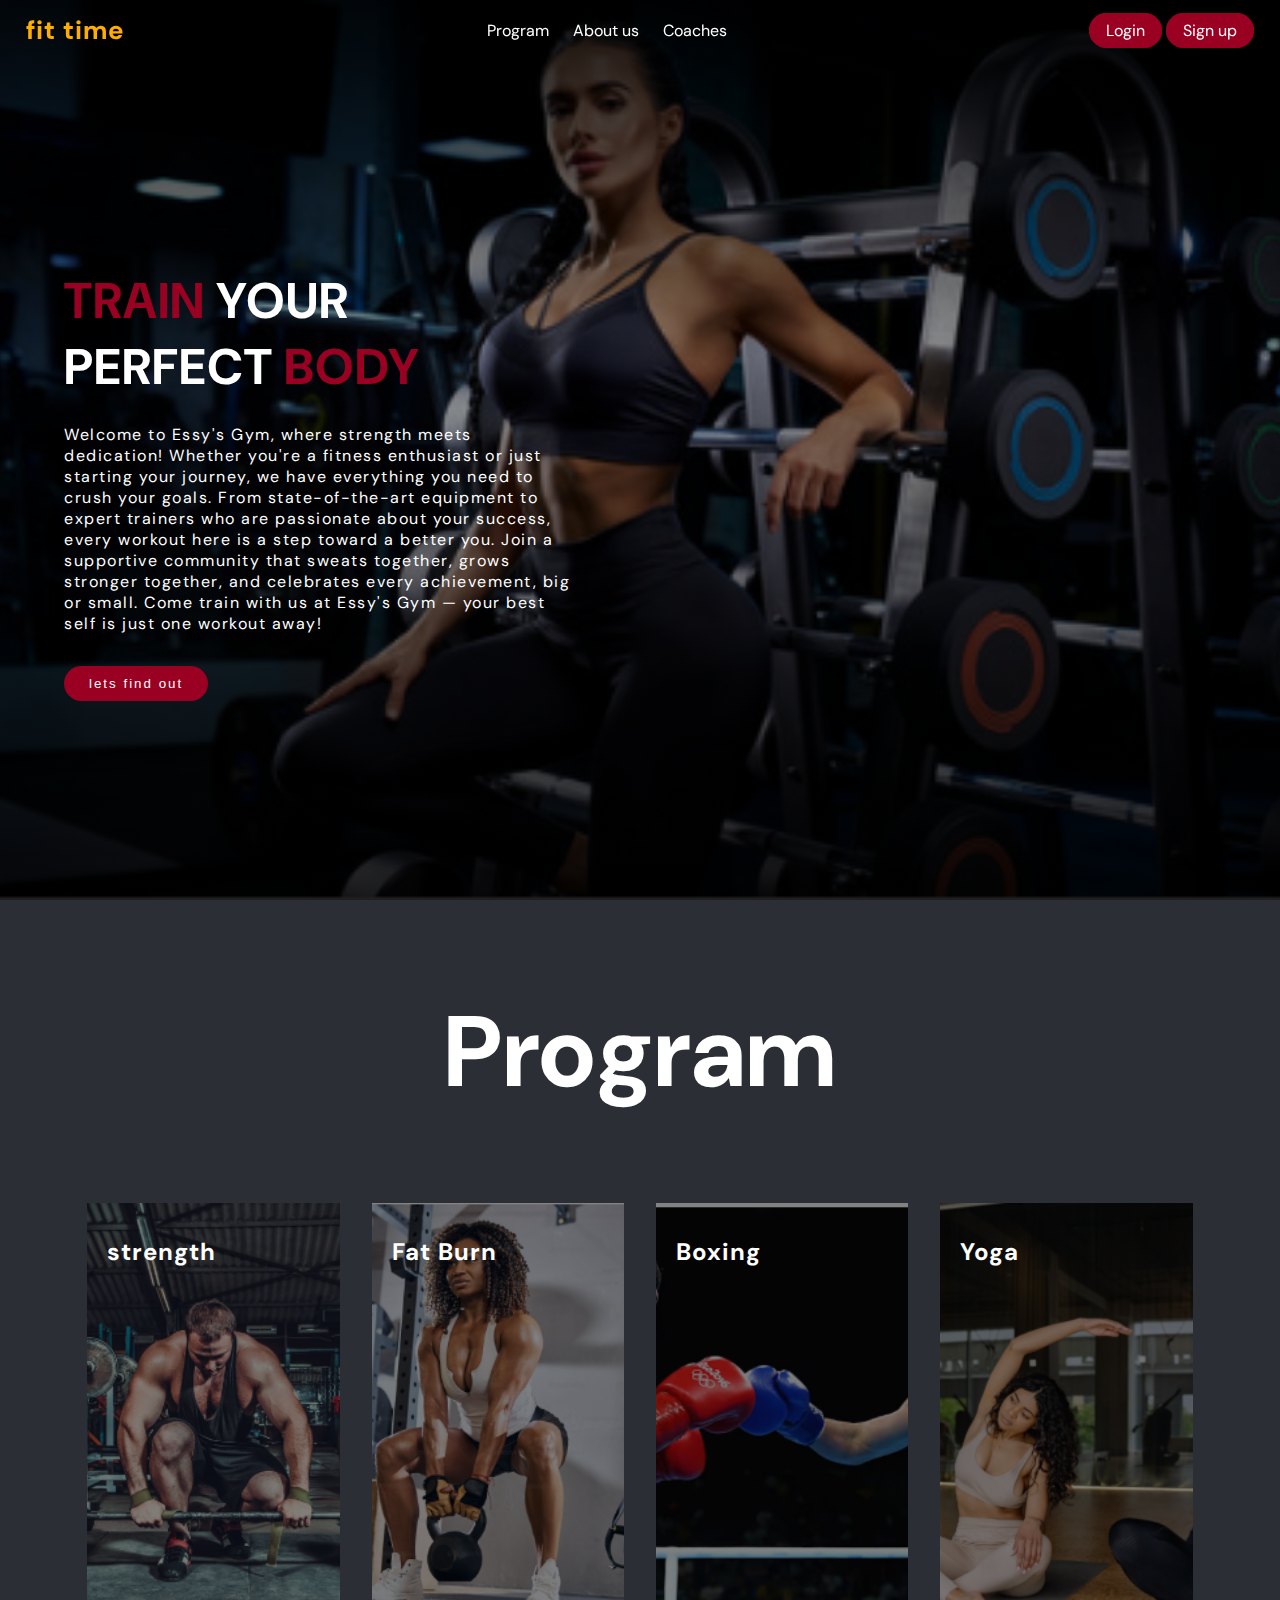
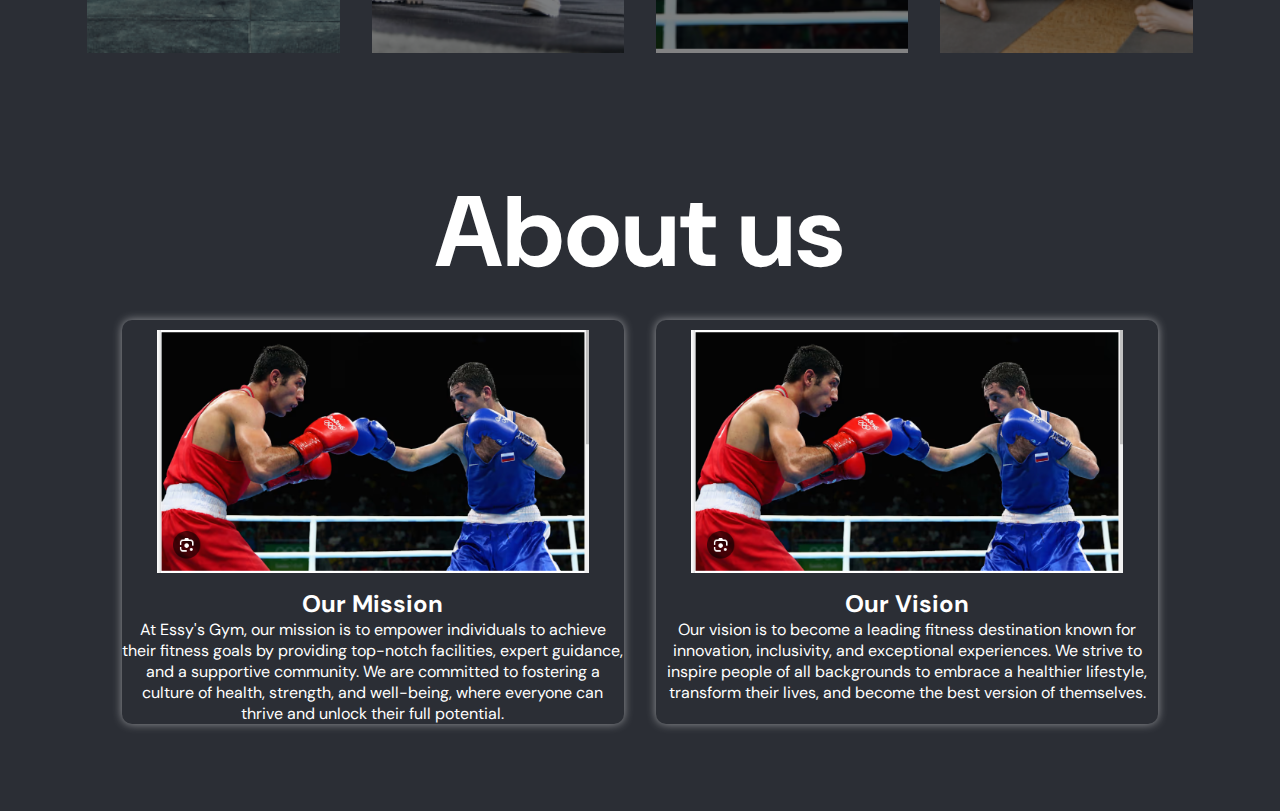
<file: index.html>
<!DOCTYPE html>
<html lang="en">
<head>
    <meta charset="UTF-8">
    <meta name="viewport" content="width=device-width, initial-scale=1.0">
    <link rel="stylesheet" href="style.css">
    <link href="https://fonts.googleapis.com/css2?family=DM+Sans:ital,opsz,wght@0,9..40,100..1000;1,9..40,100..1000&family=Miniver&family=Poppins:ital,wght@0,400;0,500;0,600;0,700;1,400&display=swap" rel="stylesheet">
    <link rel="stylesheet" href="https://cdnjs.cloudflare.com/ajax/libs/font-awesome/6.7.2/css/all.min.css" integrity="sha512-Evv84Mr4kqVGRNSgIGL/F/aIDqQb7xQ2vcrdIwxfjThSH8CSR7PBEakCr51Ck+w+/U6swU2Im1vVX0SVk9ABhg==" crossorigin="anonymous" referrerpolicy="no-referrer" />
    <title>Essy's GYM</title>
</head>
<body>
    <nav class="navbar">
        <div class="menutoggle">
            <span class="bar"></span>
            <span class="bar"></span>
            <span class="bar"></span>
        </div>
        <a href="#home" class="logo">fit time</a>
        <div class="menus">
            <a href="#program">Program</a>
            <a href="#about">About us</a>
            <a href="#coach">Coaches</a>
        </div>
        <div class="btns">
            <a href="signup.html" class="signup">Login</a>
        <a href="signup.html" class="signup">Sign up</a>
        </div>

    </nav>
    <section class="header" id="home">
        <div class="headerdesc">
            <div class="title"><span>TRAIN</span> YOUR <br>PERFECT <span>BODY</span></div>
            <P>Welcome to Essy's Gym, where strength meets dedication! Whether you're a fitness enthusiast or just starting your journey, we have everything you need to crush your goals. From state-of-the-art equipment to expert trainers who are passionate about your success, every workout here is a step toward a better you. Join a supportive community that sweats together, grows stronger together, and celebrates every achievement, big or small. Come train with us at Essy's Gym — your best self is just one workout away!
            </P>
            <button class="headerbutton">lets find out</button>
        </div>
       
    </section>

<!-- program section -->
    <section class="program" id="program">
        <div class="title">
            <h1 class="program-head">Program</h1>
        </div>
        <div class="programwrapper">
            <div class="programcard">
                <img class="programimg" src="IMAGES/strength.png" >
                <div class="programtitle">
                    strength
                </div>
                <div class="programdetail">
                    <p>Essy's Gym offers personalized training, group classes, and expert guidance to help you crush your fitness goals. Join us and train smarter, stronger, and better!
                    </p>
                    <button class="programbutton">More</button>
                </div>
            </div>
            <div class="programcard">
                <img class="programimg" src="IMAGES/fatburn.png" >
                <div class="programtitle">
                    Fat Burn
                </div>
                <div class="programdetail">
                    <p>Burn fat effectively at Essy's Gym with targeted workouts designed to maximize calorie burn and boost metabolism. Join us for dynamic sessions that deliver results
                    </p>
                    <button class="programbutton">More</button>
                </div>
            </div>
            <div class="programcard">
                <img class="programimg" src="IMAGES/boxing.png" >
                <div class="programtitle">
                    Boxing
                </div>
                <div class="programdetail">
                    <p>Unleash your inner fighter with our boxing sessions at Essy's Gym. Build strength, improve endurance, and sharpen your reflexes while having fun and breaking a serious sweat! 
                    </p>
                    <button class="programbutton">More</button>
                </div>
            </div>
            <div class="programcard">
                <img class="programimg" src="IMAGES/yoga.png" >
                <div class="programtitle">
                    Yoga
                </div>
                <div class="programdetail">
                    <p>Find your balance with yoga at Essy's Gym. Improve flexibility, reduce stress, and strengthen your body and mind in a calm, supportive environment.
                    </p>
                    <button class="programbutton">More</button>
                </div>
            </div>
            
        </div>
    </section>

    <!-- about section -->
     <section id="about" class="aboutus">
        <div class="title">
            <h1>About us</h1>
        </div>
        <div class="about-card">
            <div class="card1">
                <img src="IMAGES/boxing.png" class="aboutimg">
                <div class="about-desc">
                    <h2>Our Mission</h2>
                    <p>At Essy's Gym, our mission is to empower individuals to achieve their fitness goals by providing top-notch facilities, expert guidance, and a supportive community. We are committed to fostering a culture of health, strength, and well-being, where everyone can thrive and unlock their full potential.</p>
                </div>
            </div>
            <div class="card1">
                <img src="IMAGES/boxing.png" class="aboutimg">
                <div class="about-desc">
                    <h2>Our Vision</h2>
                    <p>Our vision is to become a leading fitness destination known for innovation, inclusivity, and exceptional experiences. We strive to inspire people of all backgrounds to embrace a healthier lifestyle, transform their lives, and become the best version of themselves.</p>
                </div>
            </div>
        </div>
     </section>

    
    
</body>
</html>
</file>
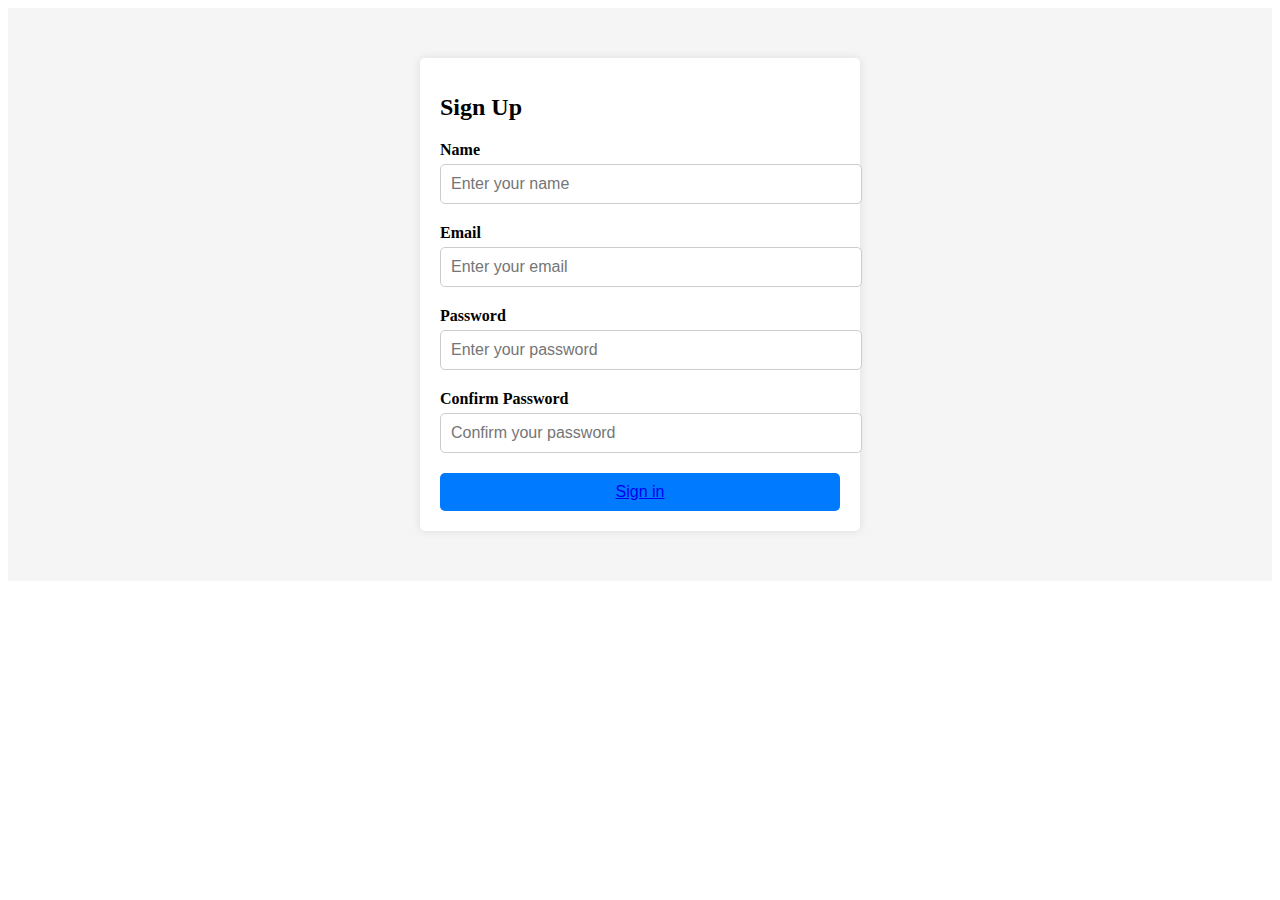
<file: signup.html>
<!DOCTYPE html>
<html lang="en">
<head>
    <meta charset="UTF-8">
    <meta name="viewport" content="width=device-width, initial-scale=1.0">
    <title>Document</title>
    <style>
        /* Sign Up page */
.signup {
    background-color: #f5f5f5;
    padding: 50px 0;
}

.signupwrapper {
    width: 100%;
    max-width: 1200px;
    margin: 0 auto;
    display: flex;
    justify-content: center;
    align-items: center;
}

.signupform {
    width: 100%;
    max-width: 400px;
    background-color: #fff;
    padding: 20px;
    border-radius: 5px;
    box-shadow: 0 0 10px rgba(0, 0, 0, 0.1);
}

.signuphead {
    font-size: 24px;
    font-weight: 700;
    margin-bottom: 20px;
}

.signupinput {
    margin-bottom: 20px;
}

.signupinput label {
    font-size: 16px;
    font-weight: 600;
    margin-bottom: 5px;
    display: block;
}

.signupinput input {
    width: 100%;
    padding: 10px;
    border: 1px solid #ccc;
    border-radius: 5px;
    font-size: 16px;
}

.signupbutton {
    width: 100%;
    padding: 10px;
    background-color: #007bff;
    color: #fff;
    border: none;
    border-radius: 5px;
    font-size: 16px;
    cursor: pointer;
}


    </style>
</head>
<body>
    <!-- Sign Up page -->
    <section class="signup">
        <div class="signupwrapper">
            <div class="signupform">
                <h1 class="signuphead
                ">Sign Up</h1>
                <form action="signup.php" method="POST">
                    <div class="signupinput">
                        <label for="name">Name</label>
                        <input type="text" name="name" id="name" placeholder="Enter your name">
                    </div>
                    <div class="signupinput">
                        <label for="email">Email</label>
                        <input type="email" name="email" id="email" placeholder="Enter your email">
                    </div>
                    <div class="signupinput">
                        <label for="password">Password</label>
                        <input type="password" name="password" id="password" placeholder="Enter your password">
                    </div>
                    <div class="signupinput">
                        <label for="cpassword">Confirm Password</label>
                        <input type="password" name="cpassword" id="cpassword" placeholder="Confirm your password">
                    </div>
                    <button class="signupbutton"><a href="index.html">Sign in</a></button>
                </form>
            </div>
        </div>
    </section>
</body>
</html>
</file>
<file: style.css>
:root {
    --primaryColor: #9a0021;
    --secondaryColor: #ffae01;
    --fontColor: #2b2e35;
    --blackColor: #040507;
    --whiteColor: #fff;
}

* {
    margin: 0;
    padding: 0;
    box-sizing: border-box;
    outline: none;
}

body {
    width: 100%;
    height: auto;
    background-color: var(--fontColor);
    font-family: 'DM Sans', sans-serif;
}

.navbar {
    width: 100%;
    height: 60px;
    display: flex;
    justify-content: space-between;
    align-items: center;
    position: fixed;
    padding: 2%;
    top: 0;
    left: 0;
    background-color: transparent;
    z-index: 10;
}

.menutoggle {
    display: none;
}

.bar {
    width: 15px;
    height: 2px;
    margin: 3px auto;
    transition: all 0.3s ease-in-out;
    background-color: var(--whiteColor);
    cursor: pointer;
}

.logo {
    font-size: 26px;
    text-decoration: none;
    color: var(--secondaryColor);
    font-weight: bold;
    letter-spacing: 1px;
}

.menus a {
    text-decoration: none;
    padding: 0 10px;
    color: var(--whiteColor);
}

.menus a:hover {
    color: var(--primaryColor);
}

.signup {
    text-decoration: none;
    color: var(--whiteColor);
    background-color: var(--primaryColor);
    border: 2px solid var(--primaryColor);
    border-radius: 20px;
    padding: 5px 15px;
}

.signup:hover {
    background-color: transparent;
}

.header {
    width: 100%;
    height: 100vh;
    padding: 5%;
    background-image: url("IMAGES/header2.png");
    background-position: center;
    background-repeat: no-repeat;
    background-size: cover;
    background-color: orange;
    position: relative;
}

.header::before {
    content: "";
    position: absolute;
    top: 0;
    left: 0;
    right: 0;
    bottom: 0;
    background-image: linear-gradient(to top, rgba(0, 0, 0, 0.8) 0%, rgba(0, 0, 0, 0) 60%, rgba(0, 0, 0, 0.8) 100%);
    background-color: rgba(0, 0, 0, 0.4);
    z-index: 1;
}

.headerdesc {
    position: absolute;
    min-width: 300px;
    width: 40%;
    height: calc(100% - 60px);
    display: flex;
    flex-direction: column;
    align-items: flex-start;
    justify-content: center;
    gap: 1rem;
    z-index: 3;
    color: var(--whiteColor);
}

.title {
    font-size: 50px;
    font-weight: 700;
    letter-spacing: 1px;
    margin-bottom: 0.5rem;
    color: var(--whiteColor);
}

.title span {
    color: var(--primaryColor);
}

.headerdesc p {
    letter-spacing: 1.5px;
}

.headerbutton {
    padding: 10px 25px;
    border-radius: 20px;
    background-color: var(--primaryColor);
    color: var(--whiteColor);
    border: none;
    letter-spacing: 2px;
    margin-top: 1rem;
    cursor: pointer;
}

.headerbutton:hover {
    background-color: var(--secondaryColor);
    color: var(--primaryColor);
    letter-spacing: 3px;
}

.program-head {
    width: 100%;
    padding: 5%;
    text-align: center;
}

.program {
    padding: 2%;
    text-align: right;
}

.programwrapper {
    width: 100%;
    display: flex;
    padding: 0 5%;
    margin: 2% 0;
    gap: 2rem;
    overflow-x: auto;
}

.programcard {
    position: relative;
    height: 450px;
    width: 30%;
    min-width: 200px;
    background-color: var(--blackColor);
}

.programimg {
    width: 100%;
    height: 100%;
    opacity: 0.5;
    object-fit: cover;
}

.programtitle {
    position: absolute;
    top: 5%;
    text-align: center;
    color: var(--whiteColor);
    padding: 10px 20px;
    letter-spacing: 1px;
    font-weight: 700;
    font-size: 24px;
    cursor: pointer;
}

/* Hide this detail, will show when hovered */
.programdetail {
    display: none;
}

.programcard:hover .programimg {
    opacity: 0.8;
    cursor: pointer;
}

.programcard:hover .programdetail {
    position: absolute;
    display: block;
    background-color: #040507bf;
    color: var(--whiteColor);
    width: 100%;
    height: 40%;
    padding: 5%;
    bottom: 0;
    left: 0;
    text-align: center;
    font-size: 13px;
    letter-spacing: 1px;
    line-height: 1.8;
}

.programbutton {
    margin-top: 10px;
    padding: 5px 20px;
    border: none;
    background-color: var(--whiteColor);
    color: var(--fontColor);
    font-size: 12px;
    border-radius: 20px;
    cursor: pointer;
}

.programbutton:hover {
    background-color: var(--primaryColor);
    color: var(--secondaryColor);
    letter-spacing: 1px;
}

.aboutus {
    width: 100%;
    padding: 5%;
    text-align: center;
}

.about-card {
    width: 100%;
    display: flex;
    gap: 2rem;
    padding: 0 5%;
    margin: 2% 0;
    color: white;
}

.card1 {
    width: 50%;
    box-shadow: 0 0 10px rgba(255, 255, 255, 0.5);
    border-radius: 10px;
    transition: transform 0.3s ease, box-shadow 0.3s ease;
}

.card1 img {
    width: 90%;
    padding: 10px;
    border-radius: 10px;
    transition: transform 0.3s ease;
}

/* Hover effect */
.card1:hover {
    transform: scale(1.05);
    box-shadow: 0 0 20px rgba(255, 255, 255, 0.8);
}

.card1:hover img {
    transform: scale(1.05);
}
</file>
